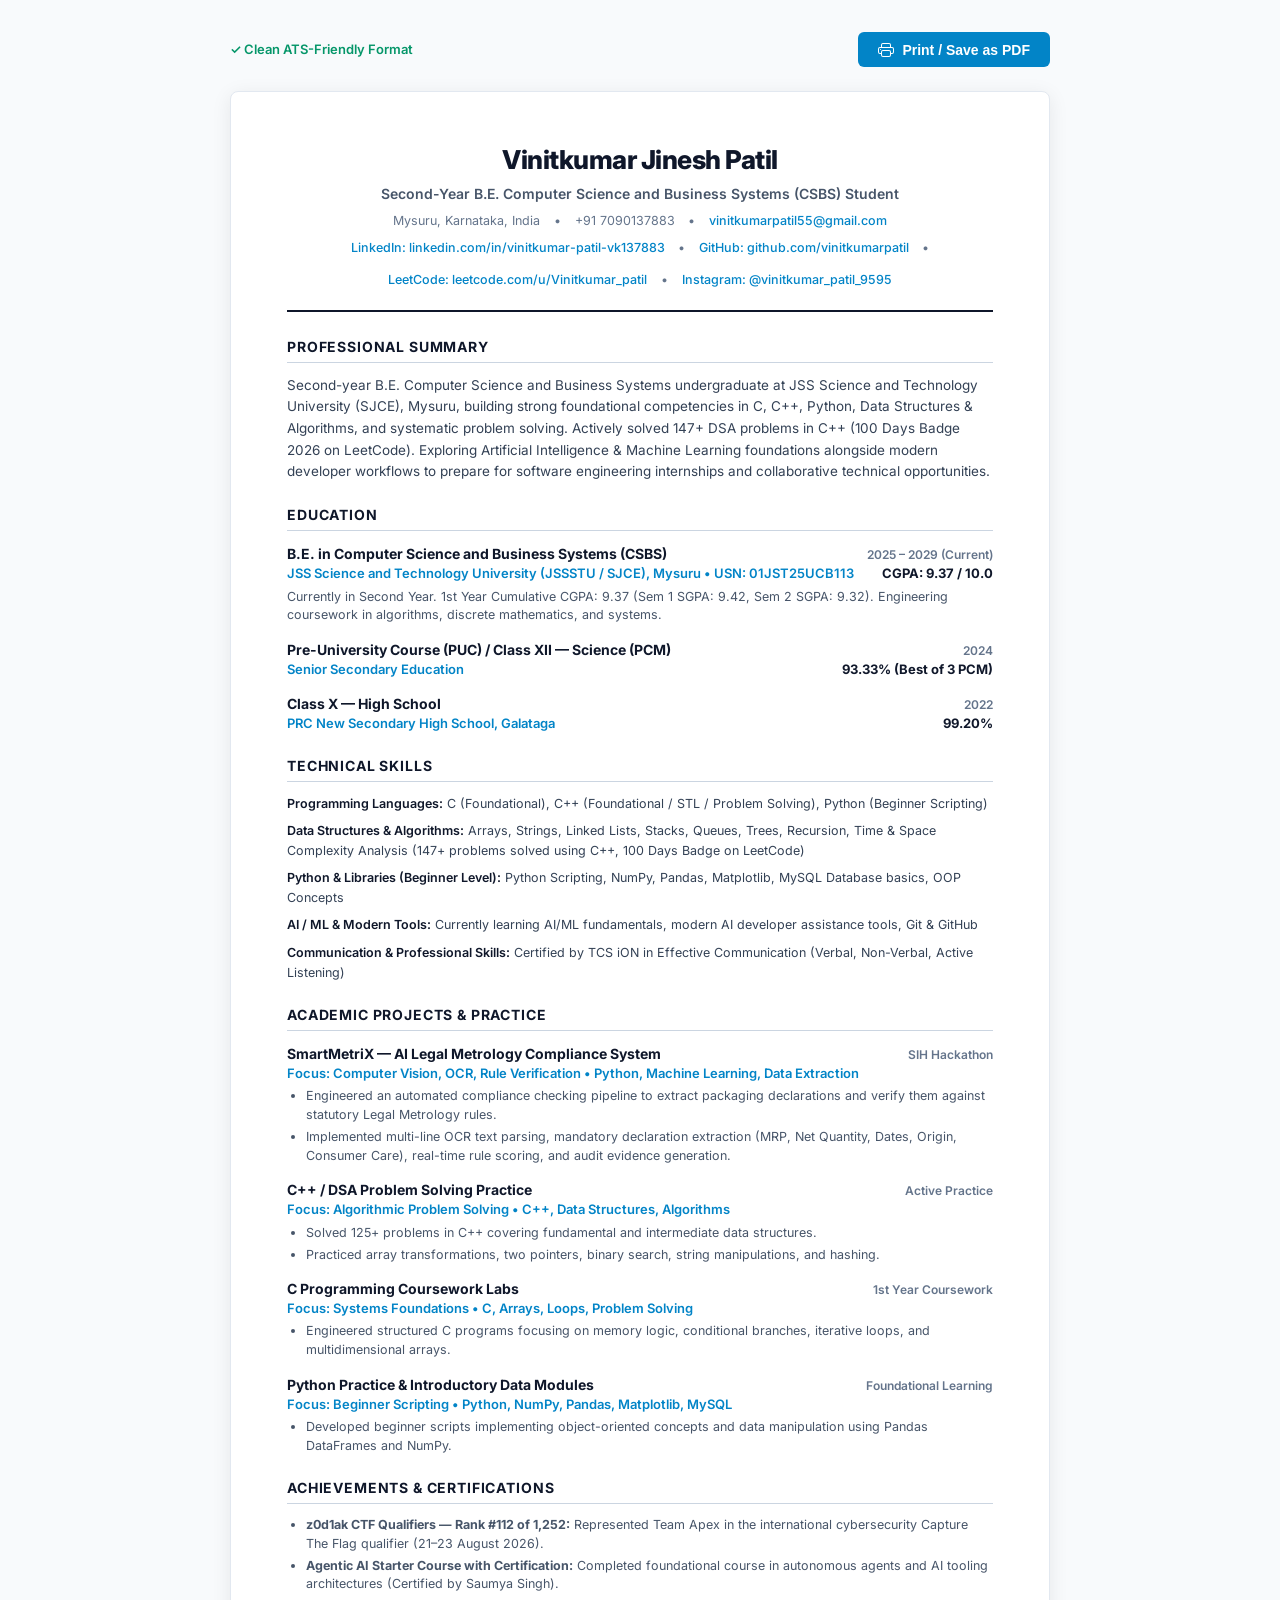
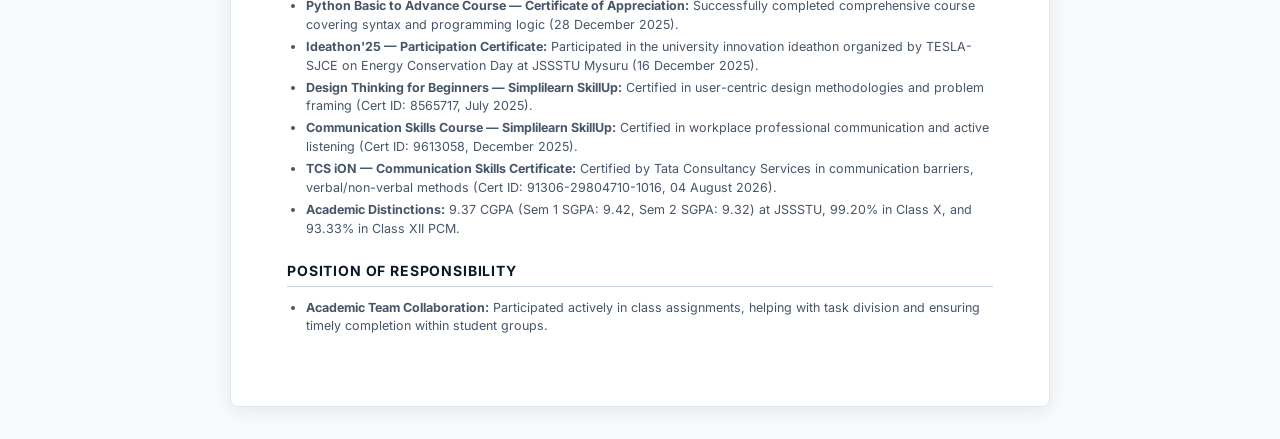
<file: assets/docs/resume.html>
<!DOCTYPE html>
<html lang="en">
<head>
  <meta charset="UTF-8">
  <meta name="viewport" content="width=device-width, initial-scale=1.0">
  <title>Resume - Vinitkumar Jinesh Patil</title>
  <link rel="preconnect" href="https://fonts.googleapis.com">
  <link rel="preconnect" href="https://fonts.gstatic.com" crossorigin>
  <link href="https://fonts.googleapis.com/css2?family=Inter:wght@400;500;600;700;800&display=swap" rel="stylesheet">
  <style>
    * { box-sizing: border-box; margin: 0; padding: 0; }
    body {
      font-family: 'Inter', -apple-system, BlinkMacSystemFont, 'Segoe UI', Roboto, sans-serif;
      color: #1e293b;
      background: #f8fafc;
      line-height: 1.5;
      font-size: 13.5px;
      padding: 2rem 1rem;
    }
    .resume-wrapper {
      max-width: 820px;
      margin: 0 auto;
      background: #ffffff;
      padding: 3rem 3.5rem;
      border-radius: 8px;
      box-shadow: 0 4px 20px rgba(0, 0, 0, 0.08);
      border: 1px solid #e2e8f0;
    }
    .no-print-bar {
      max-width: 820px;
      margin: 0 auto 1.5rem;
      display: flex;
      align-items: center;
      justify-content: space-between;
      gap: 1rem;
    }
    .btn-print {
      display: inline-flex;
      align-items: center;
      gap: 0.5rem;
      background: #0284c7;
      color: #ffffff;
      font-weight: 600;
      padding: 0.6rem 1.25rem;
      border-radius: 6px;
      border: none;
      cursor: pointer;
      font-size: 14px;
      text-decoration: none;
    }
    .btn-print:hover { background: #0369a1; }
    .ats-badge {
      font-size: 13px;
      color: #059669;
      font-weight: 600;
    }

    /* Resume Content */
    .resume-header {
      text-align: center;
      border-bottom: 2px solid #0f172a;
      padding-bottom: 1.25rem;
      margin-bottom: 1.5rem;
    }
    .resume-name {
      font-size: 26px;
      font-weight: 800;
      color: #0f172a;
      letter-spacing: -0.02em;
    }
    .resume-subtitle {
      font-size: 14px;
      font-weight: 600;
      color: #475569;
      margin-top: 0.25rem;
    }
    .contact-line {
      display: flex;
      flex-wrap: wrap;
      justify-content: center;
      gap: 0.85rem;
      font-size: 12.5px;
      color: #64748b;
      margin-top: 0.5rem;
    }
    .contact-line a {
      color: #0284c7;
      text-decoration: none;
      font-weight: 500;
    }
    .contact-line a:hover { text-decoration: underline; }

    .resume-section {
      margin-bottom: 1.35rem;
    }
    .section-title {
      font-size: 14px;
      font-weight: 700;
      text-transform: uppercase;
      letter-spacing: 0.06em;
      color: #0f172a;
      border-bottom: 1px solid #cbd5e1;
      padding-bottom: 0.3rem;
      margin-bottom: 0.75rem;
    }
    .summary-text {
      color: #334155;
      line-height: 1.6;
    }

    .entry {
      margin-bottom: 0.85rem;
    }
    .entry:last-child { margin-bottom: 0; }
    .entry-header {
      display: flex;
      justify-content: space-between;
      align-items: baseline;
    }
    .entry-title {
      font-size: 14px;
      font-weight: 700;
      color: #0f172a;
    }
    .entry-date {
      font-size: 12px;
      color: #64748b;
      font-weight: 600;
    }
    .entry-subtitle {
      font-size: 13px;
      font-weight: 600;
      color: #0284c7;
      display: flex;
      justify-content: space-between;
    }
    .entry-score {
      font-weight: 700;
      color: #0f172a;
    }
    .entry-desc {
      font-size: 12.5px;
      color: #475569;
      margin-top: 0.25rem;
      line-height: 1.5;
    }
    .entry-desc ul {
      padding-left: 1.2rem;
      margin-top: 0.25rem;
    }
    .entry-desc li { margin-bottom: 0.2rem; }

    .skills-category {
      margin-bottom: 0.45rem;
      font-size: 12.5px;
      color: #334155;
      line-height: 1.6;
    }
    .skills-category strong {
      color: #0f172a;
      font-weight: 600;
    }

    @media print {
      body { background: #fff; padding: 0; }
      .no-print-bar { display: none; }
      .resume-wrapper {
        border: none;
        box-shadow: none;
        padding: 0;
        max-width: 100%;
      }
      a { color: #0f172a; text-decoration: none; }
    }
  </style>
</head>
<body>

  <div class="no-print-bar">
    <span class="ats-badge">✓ Clean ATS-Friendly Format</span>
    <button type="button" class="btn-print" onclick="window.print()">
      <svg width="16" height="16" fill="currentColor" viewBox="0 0 16 16"><path d="M2.5 8a.5.5 0 1 0 0-1 .5.5 0 0 0 0 1z"/><path d="M5 1a2 2 0 0 0-2 2v2H2a2 2 0 0 0-2 2v3a2 2 0 0 0 2 2h1v1a2 2 0 0 0 2 2h6a2 2 0 0 0 2-2v-1h1a2 2 0 0 0 2-2V7a2 2 0 0 0-2-2h-1V3a2 2 0 0 0-2-2H5zM4 3a1 1 0 0 1 1-1h6a1 1 0 0 1 1 1v2H4V3zm1 5a2 2 0 0 0-2 2v1H2a1 1 0 0 1-1-1V7a1 1 0 0 1 1-1h12a1 1 0 0 1 1 1v3a1 1 0 0 1-1 1h-1v-1a2 2 0 0 0-2-2H5zm7 2v3a1 1 0 0 1-1 1H5a1 1 0 0 1-1-1v-3a1 1 0 0 1 1-1h6a1 1 0 0 1 1 1z"/></svg>
      Print / Save as PDF
    </button>
  </div>

  <div class="resume-wrapper">
    
    <header class="resume-header">
      <h1 class="resume-name">Vinitkumar Jinesh Patil</h1>
      <p class="resume-subtitle">Second-Year B.E. Computer Science and Business Systems (CSBS) Student</p>
      <div class="contact-line">
        <span>Mysuru, Karnataka, India</span>
        <span>&bull;</span>
        <span>+91 7090137883</span>
        <span>&bull;</span>
        <a href="mailto:vinitkumarpatil55@gmail.com">vinitkumarpatil55@gmail.com</a>
      </div>
      <div class="contact-line">
        <a href="https://www.linkedin.com/in/vinitkumar-patil-vk137883" target="_blank">LinkedIn: linkedin.com/in/vinitkumar-patil-vk137883</a>
        <span>&bull;</span>
        <a href="https://github.com/vinitkumarpatil" target="_blank">GitHub: github.com/vinitkumarpatil</a>
        <span>&bull;</span>
        <a href="https://leetcode.com/u/Vinitkumar_patil/" target="_blank">LeetCode: leetcode.com/u/Vinitkumar_patil</a>
        <span>&bull;</span>
        <a href="https://www.instagram.com/vinitkumar_patil_9595?stkn=cGhhMzdqcTA2d3Fu" target="_blank">Instagram: @vinitkumar_patil_9595</a>
      </div>
    </header>

    <section class="resume-section">
      <h2 class="section-title">Professional Summary</h2>
      <p class="summary-text">
        Second-year B.E. Computer Science and Business Systems undergraduate at JSS Science and Technology University (SJCE), Mysuru, building strong foundational competencies in C, C++, Python, Data Structures &amp; Algorithms, and systematic problem solving. Actively solved 147+ DSA problems in C++ (100 Days Badge 2026 on LeetCode). Exploring Artificial Intelligence &amp; Machine Learning foundations alongside modern developer workflows to prepare for software engineering internships and collaborative technical opportunities.
      </p>
    </section>

    <section class="resume-section">
      <h2 class="section-title">Education</h2>
      
      <div class="entry">
        <div class="entry-header">
          <span class="entry-title">B.E. in Computer Science and Business Systems (CSBS)</span>
          <span class="entry-date">2025 &ndash; 2029 (Current)</span>
        </div>
        <div class="entry-subtitle">
          <span>JSS Science and Technology University (JSSSTU / SJCE), Mysuru &bull; USN: 01JST25UCB113</span>
          <span class="entry-score">CGPA: 9.37 / 10.0</span>
        </div>
        <div class="entry-desc">
          <span>Currently in Second Year. 1st Year Cumulative CGPA: 9.37 (Sem 1 SGPA: 9.42, Sem 2 SGPA: 9.32). Engineering coursework in algorithms, discrete mathematics, and systems.</span>
        </div>
      </div>

      <div class="entry">
        <div class="entry-header">
          <span class="entry-title">Pre-University Course (PUC) / Class XII &mdash; Science (PCM)</span>
          <span class="entry-date">2024</span>
        </div>
        <div class="entry-subtitle">
          <span>Senior Secondary Education</span>
          <span class="entry-score">93.33% (Best of 3 PCM)</span>
        </div>
      </div>

      <div class="entry">
        <div class="entry-header">
          <span class="entry-title">Class X — High School</span>
          <span class="entry-date">2022</span>
        </div>
        <div class="entry-subtitle">
          <span>PRC New Secondary High School, Galataga</span>
          <span class="entry-score">99.20%</span>
        </div>
      </div>
    </section>

    <section class="resume-section">
      <h2 class="section-title">Technical Skills</h2>
      <div class="skills-category">
        <strong>Programming Languages:</strong> C (Foundational), C++ (Foundational / STL / Problem Solving), Python (Beginner Scripting)
      </div>
      <div class="skills-category">
        <strong>Data Structures &amp; Algorithms:</strong> Arrays, Strings, Linked Lists, Stacks, Queues, Trees, Recursion, Time &amp; Space Complexity Analysis (147+ problems solved using C++, 100 Days Badge on LeetCode)
      </div>
      <div class="skills-category">
        <strong>Python &amp; Libraries (Beginner Level):</strong> Python Scripting, NumPy, Pandas, Matplotlib, MySQL Database basics, OOP Concepts
      </div>
      <div class="skills-category">
        <strong>AI / ML &amp; Modern Tools:</strong> Currently learning AI/ML fundamentals, modern AI developer assistance tools, Git &amp; GitHub
      </div>
      <div class="skills-category">
        <strong>Communication &amp; Professional Skills:</strong> Certified by TCS iON in Effective Communication (Verbal, Non-Verbal, Active Listening)
      </div>
    </section>

    <section class="resume-section">
      <h2 class="section-title">Academic Projects &amp; Practice</h2>
      
      <div class="entry">
        <div class="entry-header">
          <span class="entry-title">SmartMetriX &mdash; AI Legal Metrology Compliance System</span>
          <span class="entry-date">SIH Hackathon</span>
        </div>
        <div class="entry-subtitle">
          <span>Focus: Computer Vision, OCR, Rule Verification &bull; Python, Machine Learning, Data Extraction</span>
        </div>
        <div class="entry-desc">
          <ul>
            <li>Engineered an automated compliance checking pipeline to extract packaging declarations and verify them against statutory Legal Metrology rules.</li>
            <li>Implemented multi-line OCR text parsing, mandatory declaration extraction (MRP, Net Quantity, Dates, Origin, Consumer Care), real-time rule scoring, and audit evidence generation.</li>
          </ul>
        </div>
      </div>
      
      <div class="entry">
        <div class="entry-header">
          <span class="entry-title">C++ / DSA Problem Solving Practice</span>
          <span class="entry-date">Active Practice</span>
        </div>
        <div class="entry-subtitle">
          <span>Focus: Algorithmic Problem Solving &bull; C++, Data Structures, Algorithms</span>
        </div>
        <div class="entry-desc">
          <ul>
            <li>Solved 125+ problems in C++ covering fundamental and intermediate data structures.</li>
            <li>Practiced array transformations, two pointers, binary search, string manipulations, and hashing.</li>
          </ul>
        </div>
      </div>

      <div class="entry">
        <div class="entry-header">
          <span class="entry-title">C Programming Coursework Labs</span>
          <span class="entry-date">1st Year Coursework</span>
        </div>
        <div class="entry-subtitle">
          <span>Focus: Systems Foundations &bull; C, Arrays, Loops, Problem Solving</span>
        </div>
        <div class="entry-desc">
          <ul>
            <li>Engineered structured C programs focusing on memory logic, conditional branches, iterative loops, and multidimensional arrays.</li>
          </ul>
        </div>
      </div>

      <div class="entry">
        <div class="entry-header">
          <span class="entry-title">Python Practice &amp; Introductory Data Modules</span>
          <span class="entry-date">Foundational Learning</span>
        </div>
        <div class="entry-subtitle">
          <span>Focus: Beginner Scripting &bull; Python, NumPy, Pandas, Matplotlib, MySQL</span>
        </div>
        <div class="entry-desc">
          <ul>
            <li>Developed beginner scripts implementing object-oriented concepts and data manipulation using Pandas DataFrames and NumPy.</li>
          </ul>
        </div>
      </div>
    </section>

    <section class="resume-section">
      <h2 class="section-title">Achievements &amp; Certifications</h2>
      <div class="entry">
        <div class="entry-desc">
          <ul>
            <li><strong>z0d1ak CTF Qualifiers — Rank #112 of 1,252:</strong> Represented Team Apex in the international cybersecurity Capture The Flag qualifier (21–23 August 2026).</li>
            <li><strong>Agentic AI Starter Course with Certification:</strong> Completed foundational course in autonomous agents and AI tooling architectures (Certified by Saumya Singh).</li>
            <li><strong>Python Basic to Advance Course — Certificate of Appreciation:</strong> Successfully completed comprehensive course covering syntax and programming logic (28 December 2025).</li>
            <li><strong>Ideathon'25 — Participation Certificate:</strong> Participated in the university innovation ideathon organized by TESLA-SJCE on Energy Conservation Day at JSSSTU Mysuru (16 December 2025).</li>
            <li><strong>Design Thinking for Beginners — Simplilearn SkillUp:</strong> Certified in user-centric design methodologies and problem framing (Cert ID: 8565717, July 2025).</li>
            <li><strong>Communication Skills Course — Simplilearn SkillUp:</strong> Certified in workplace professional communication and active listening (Cert ID: 9613058, December 2025).</li>
            <li><strong>TCS iON — Communication Skills Certificate:</strong> Certified by Tata Consultancy Services in communication barriers, verbal/non-verbal methods (Cert ID: 91306-29804710-1016, 04 August 2026).</li>
            <li><strong>Academic Distinctions:</strong> 9.37 CGPA (Sem 1 SGPA: 9.42, Sem 2 SGPA: 9.32) at JSSSTU, 99.20% in Class X, and 93.33% in Class XII PCM.</li>
          </ul>
        </div>
      </div>
    </section>

    <section class="resume-section">
      <h2 class="section-title">Position of Responsibility</h2>
      <div class="entry">
        <div class="entry-desc">
          <ul>
            <li><strong>Academic Team Collaboration:</strong> Participated actively in class assignments, helping with task division and ensuring timely completion within student groups.</li>
          </ul>
        </div>
      </div>
    </section>

  </div>

</body>
</html>
</file>
